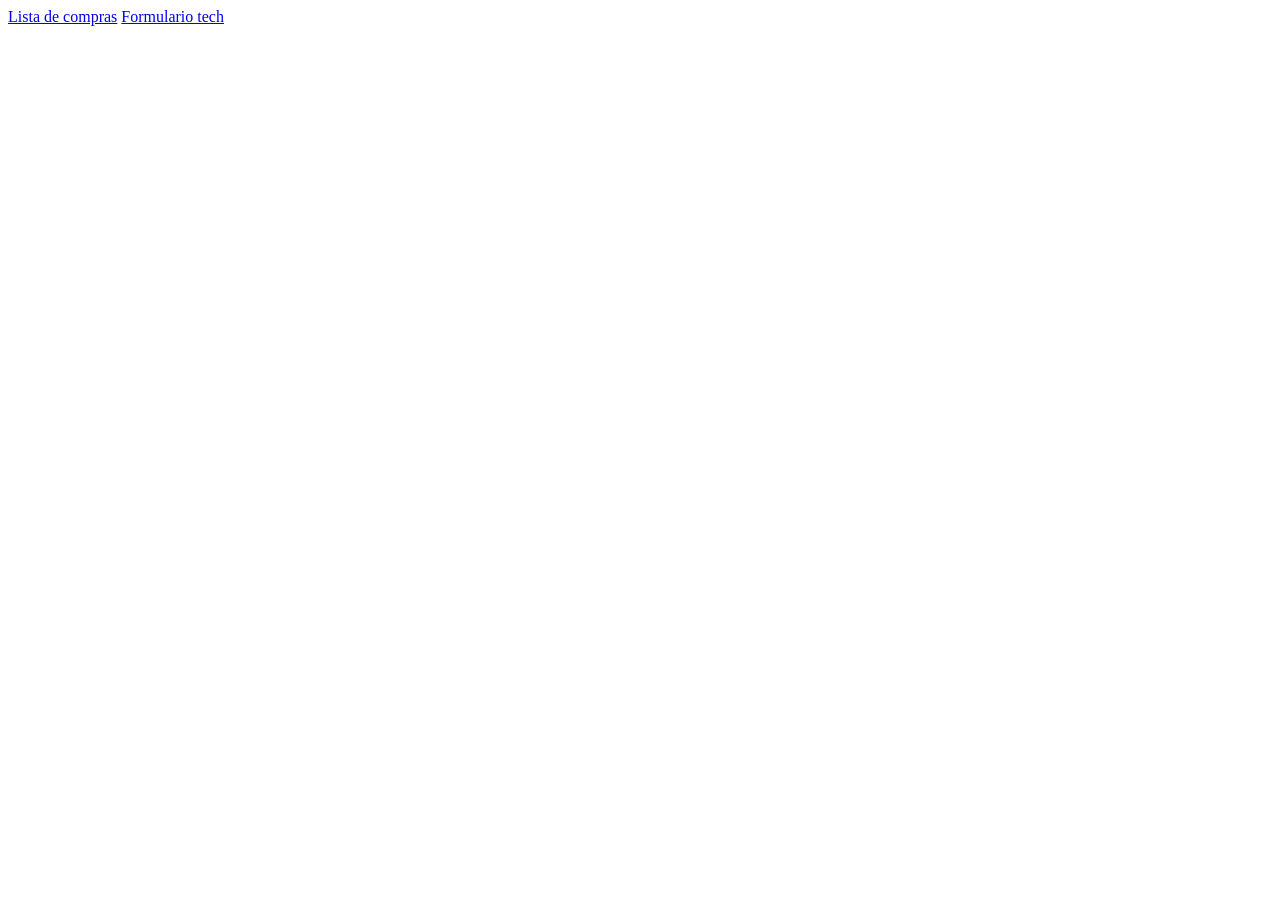
<file: web 2/Desafio/index.html>
<!DOCTYPE html>
<html lang="pt-BR">
<head>
    <meta charset="UTF-8">
    <meta http-equiv="X-UA-Compatible" content="IE=edge">
    <link rel="stylesheet" href="style.css">
    <meta name="viewport" content="width=device-width, initial-scale=1.0">
    <title>Index</title>
</head>
<body>
    <a href="./list.html" target="_blank">Lista de compras</a>
    <a href="./form.html" target="_blank">Formulario tech</a>
</body>
</html>
</file>
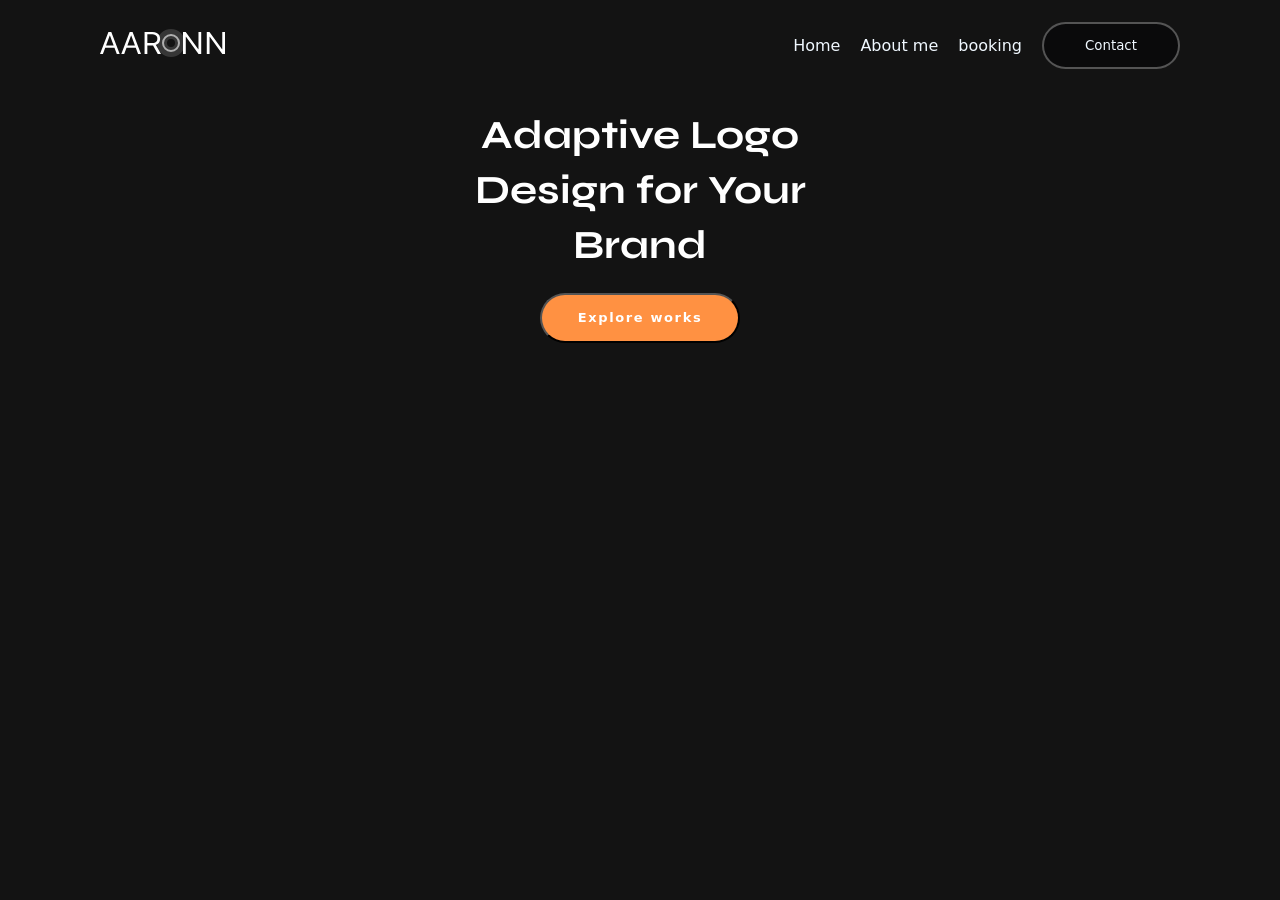
<file: web 2/header/index.html>
<!DOCTYPE html>
<html lang="pt-BR">

<head>
    <meta charset="UTF-8">
    <meta http-equiv="X-UA-Compatible" content="IE=edge">
    <link rel="preconnect" href="https://fonts.googleapis.com">
    <link rel="preconnect" href="https://fonts.gstatic.com" crossorigin>
    <link href="https://fonts.googleapis.com/css2?family=Syne&display=swap" rel="stylesheet">
    <link rel="stylesheet" href="style.css">
    <meta name="viewport" content="width=device-width, initial-scale=1.0">
    <title>Header</title>
</head>

<body>
    <header>
        <a class="logo" href="index.html">
            <img src="/web 2/header/Brand-logo.svg" alt="logo do site">
        </a>
        <nav>
            <ul class="itens">
                <li>Home</li>
                <li>About me</li>
                <li>booking</li>
                <a href="">
                    <button class="btn">Contact</button>
                </a>
            </ul>
        </nav>
    </header>
    <div class="Apresenta">
        <h1 class="Text"> Adaptive Logo Design for Your Brand</h1>
        <button class="btn-ap">Explore works</button>
    </div>
</body>

</html>
</file>
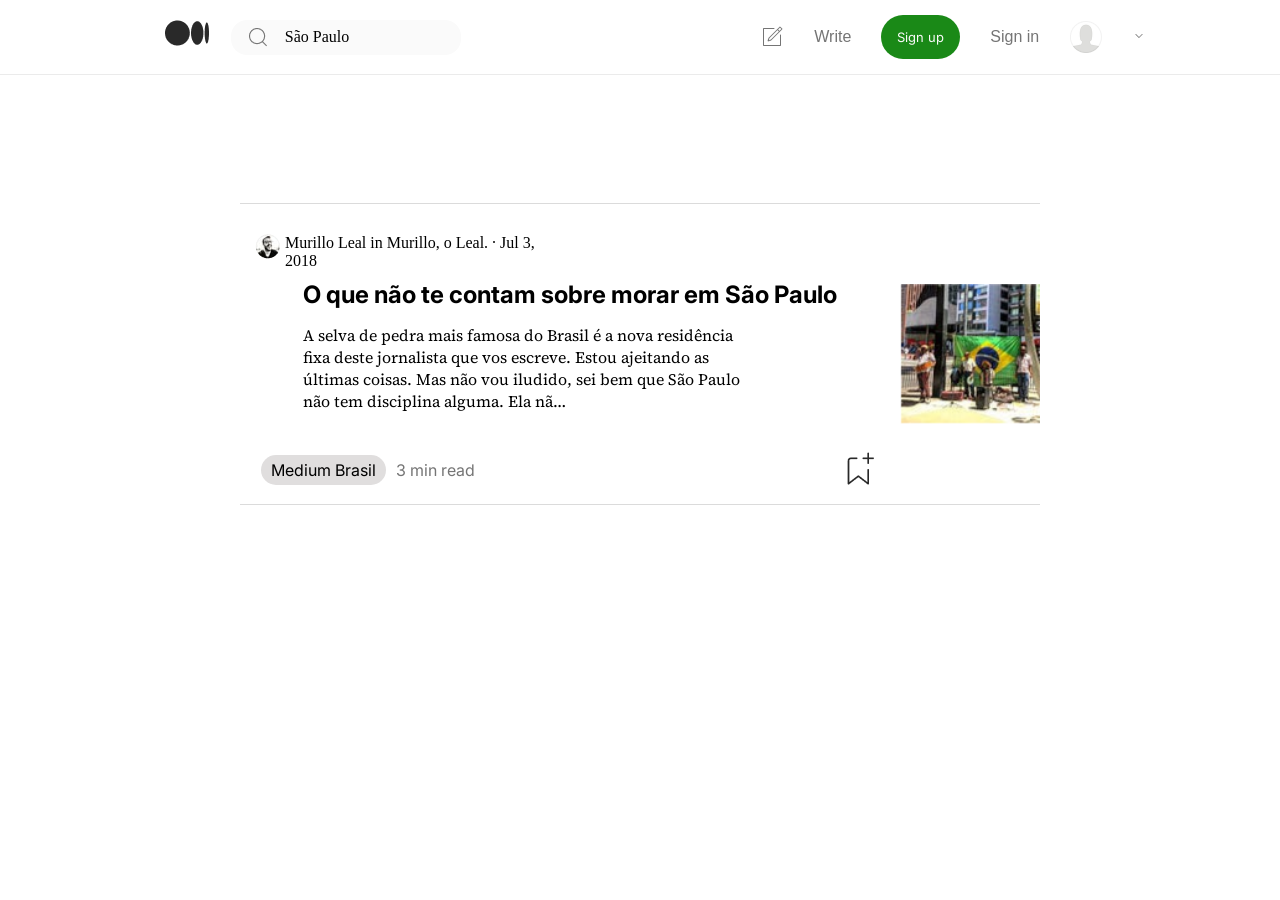
<file: web 2/Noticias/index.html>
<!DOCTYPE html>
<html lang="en">

<head>
    <meta charset="UTF-8">
    <meta http-equiv="X-UA-Compatible" content="IE=edge">
    <meta name="viewport" content="width=device-width, initial-scale=1.0">
    <title>Noticia</title>
    <link rel="stylesheet" href="style.css">
    <link rel="preconnect" href="https://fonts.googleapis.com">
    <link rel="preconnect" href="https://fonts.gstatic.com" crossorigin>
    <link href="https://fonts.googleapis.com/css2?family=Inter:wght@100;200;300;400;500;600;700;800;900&display=swap">
    <link rel="preconnect" href="https://fonts.googleapis.com">
    <link rel="preconnect" href="https://fonts.gstatic.com" crossorigin>
    <link
        href="https://fonts.googleapis.com/css2?family=Inter:wght@100;200;300;400;500;600;700;800;900&family=Source+Serif+4:ital,wght@0,200;0,300;0,400;0,500;0,600;0,700;0,800;0,900;1,200;1,300;1,400;1,500;1,600;1,700;1,800;1,900&display=swap"
        rel="stylesheet">
</head>

<body>
    <header class="header">
        <div class="logo_box">
            <a class="logo" href="./header.html" target="_blank"><img src="./assets/logo.svg.png" alt=""></a>
            <div class="input">
                <img src="./assets/lupa.png" alt="">
                <p class="textInput">São Paulo</p>
            </div>
        </div>
        <nav class="nav">
            <ul class="menu">
                <a class="anotação" href="./header.html" target="_blank"><img src="./assets/lapix.png" alt=""></a>
                <li><a class="menuitem" href="#">Write</a></li>
                <button class="button" href="#">Sign up</button>
                <li><a class="menuitem" href="#">Sign in</a></li>
                <a class="usuario" href="./header.html" target="_blank"><img src="./assets/div.png" alt=""></a>
                <a class="seta" href="./header.html" target="_blank"><img src="./assets/SVG.png" alt=""></a>
            </ul>
        </nav>
    </header>
    <section class="card">
        <div class="content">
            <div class="author"><a href="./section.html" target="_blank"><img src="./assets/usuario.png" alt=""></a>
                Murillo
                Leal
                in Murillo, o Leal. · Jul 3, 2018
            </div>
            <div>
                <h2 class="title">O que não te contam sobre morar em São Paulo</h2>
                <p class="informação">A selva de pedra mais famosa do Brasil é a nova residência fixa deste
                    jornalista que vos escreve. Estou ajeitando as últimas coisas. Mas não
                    vou iludido, sei bem que São Paulo não tem disciplina alguma. Ela nã…
                </p>
            </div>
            <div class="rodapé">
                <ul class="l">
                    <li class="botao"> Medium Brasil </li>
                    <li class="minutos">3 min read</li>
                </ul>
                <img src="./assets/bandeira.png" alt="logo da bandeira">
            </div>
        </div>
        <div class="bandeira">
            <img src="./assets/img.png" alt="imagem da bandeira do Brasil">
        </div>
    </section>


</body>

</html>
</file>
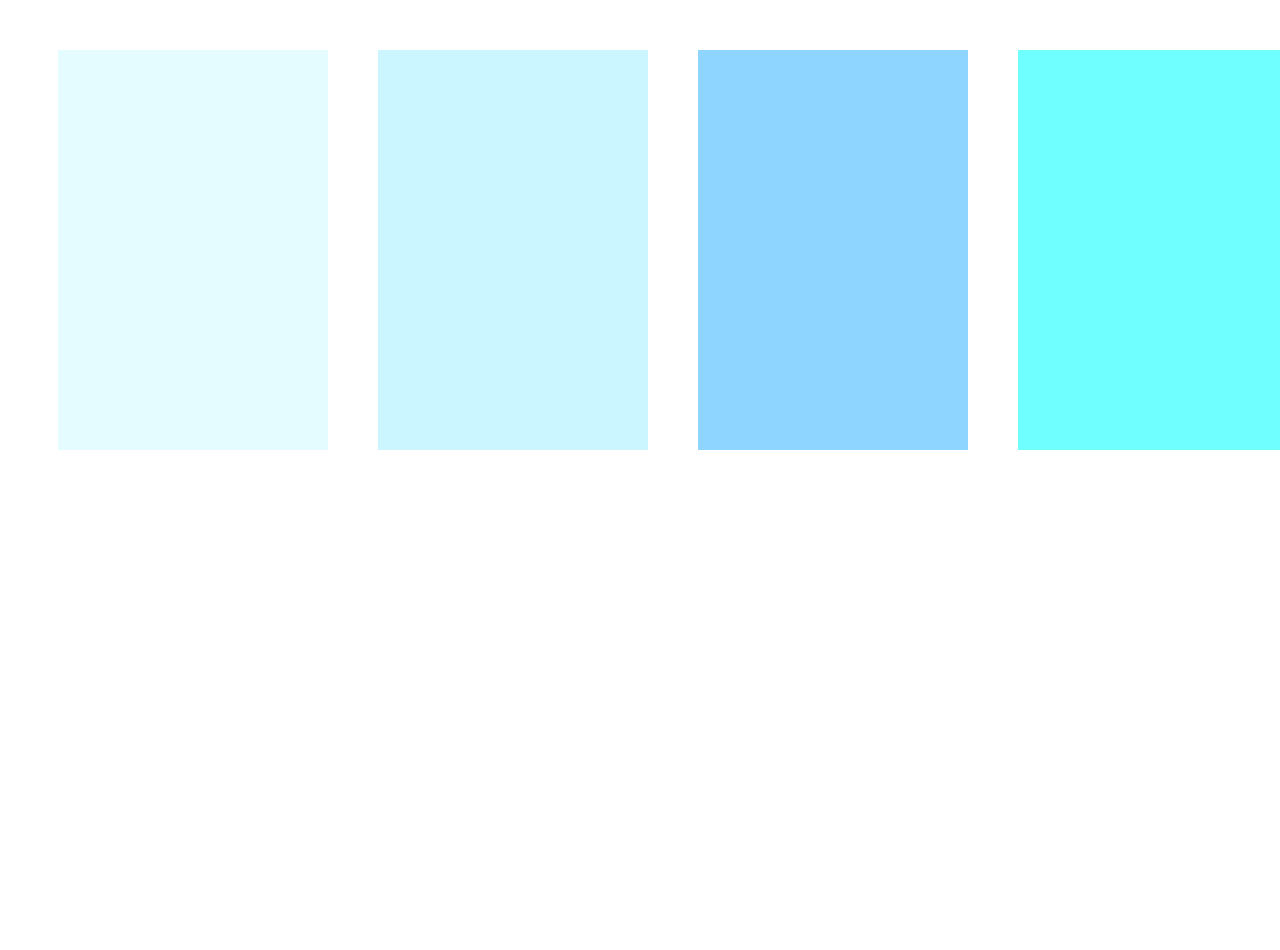
<file: web 2/quadrados/index.html>
<!DOCTYPE html>
<html lang="en">

<head>
    <meta charset="UTF-8">
    <meta http-equiv="X-UA-Compatible" content="IE=edge">
    <link rel="stylesheet" href="style.css">
    <meta name="viewport" content="width=device-width, initial-scale=1.0">
    <title>Quadradod</title>
</head>

<body>
    <div id="pai">
        <div class="cubo1"></div>
        <div class="cubo2"></div>
        <div class="cubo3"></div>
        <div class="cubo4"></div>
    </div>
</body>

</html>
</file>
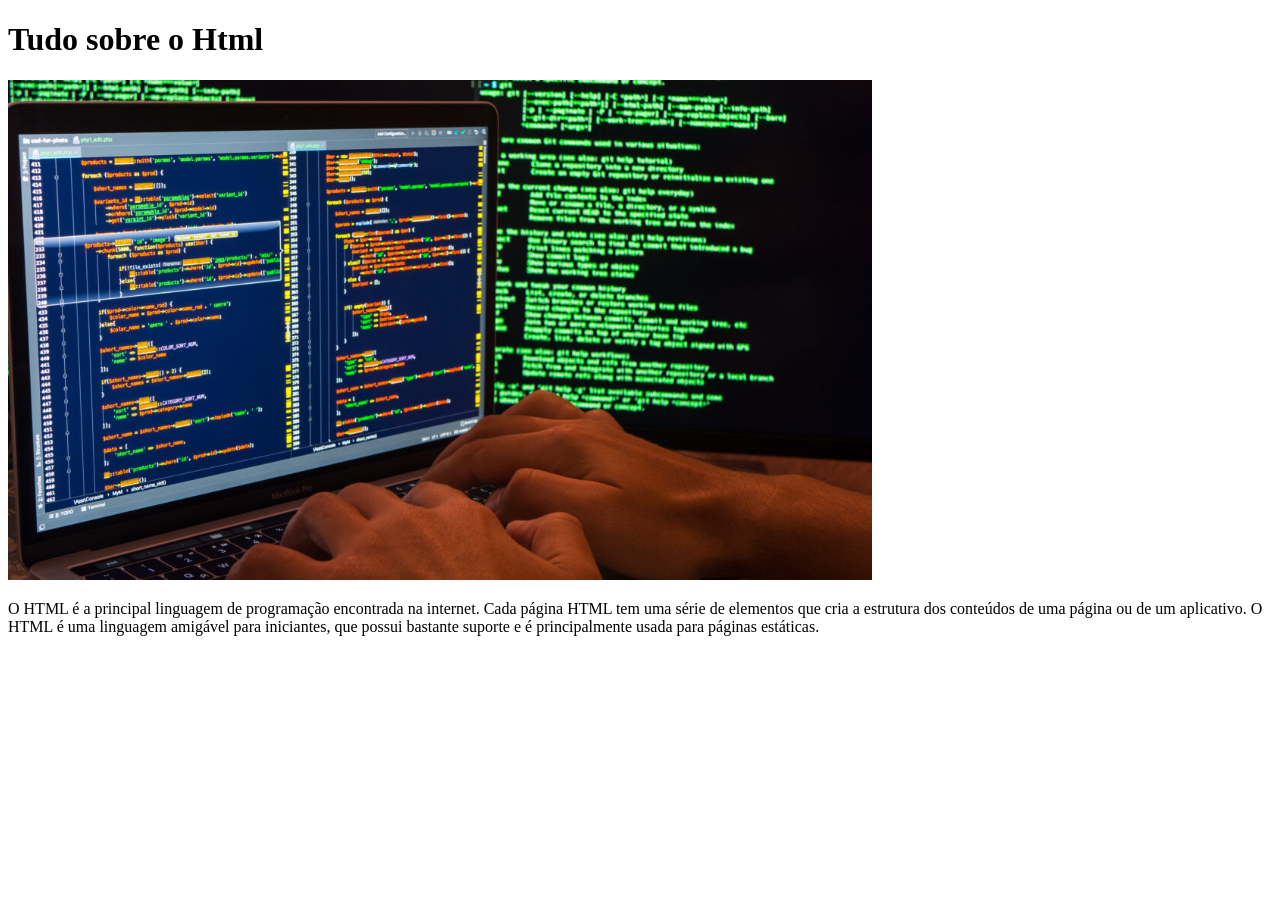
<file: web 2/Desafio/form.html>
<!DOCTYPE html>
<html lang="en">

<head>
    <meta charset="UTF-8">
    <meta http-equiv="X-UA-Compatible" content="IE=edge">
    <link rel="stylesheet" href="style.css">
    <meta name="viewport" content="width=device-width, initial-scale=1.0">
    <title>Formulario</title>
</head>

<body>
    <h1>Tudo sobre o Html</h1>
    <img class="img" src="./Linguagens-de-programacao-1140x660.jpg" alt="Códigos de progamação">
    <p>O HTML é a principal linguagem de programação encontrada na internet. Cada página HTML tem uma série de elementos
        que cria a estrutura dos conteúdos de uma página ou de um aplicativo. O HTML é uma linguagem amigável para
        iniciantes, que possui bastante suporte e é principalmente usada para páginas estáticas.</p>
</body>

</html>
</file>
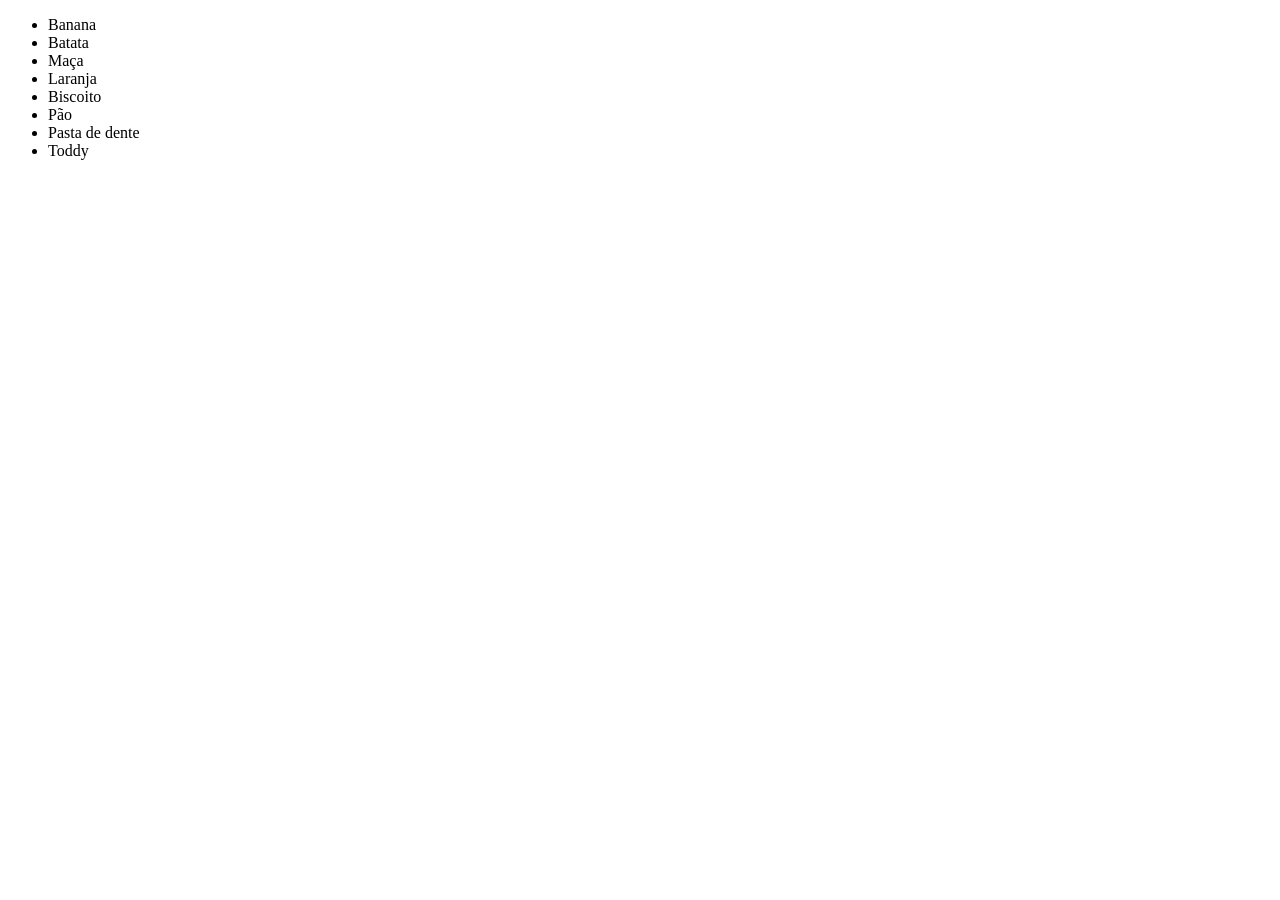
<file: web 2/Desafio/list.html>
<!DOCTYPE html>
<html lang="pt-BR">
<head>
    <meta charset="UTF-8">
    <meta http-equiv="X-UA-Compatible" content="IE=edge">
    <link rel="stylesheet" href="style.css">
    <meta name="viewport" content="width=device-width, initial-scale=1.0">
    <title>Lista</title>
</head>
<body>
    <ul>
        <li>Banana</li>
        <li>Batata</li>
        <li>Maça</li>
        <li>Laranja</li>
        <li>Biscoito</li>
        <li>Pão</li>
        <li>Pasta de dente</li>
        <li>Toddy</li>
    </ul>
</body>
</html>
</file>
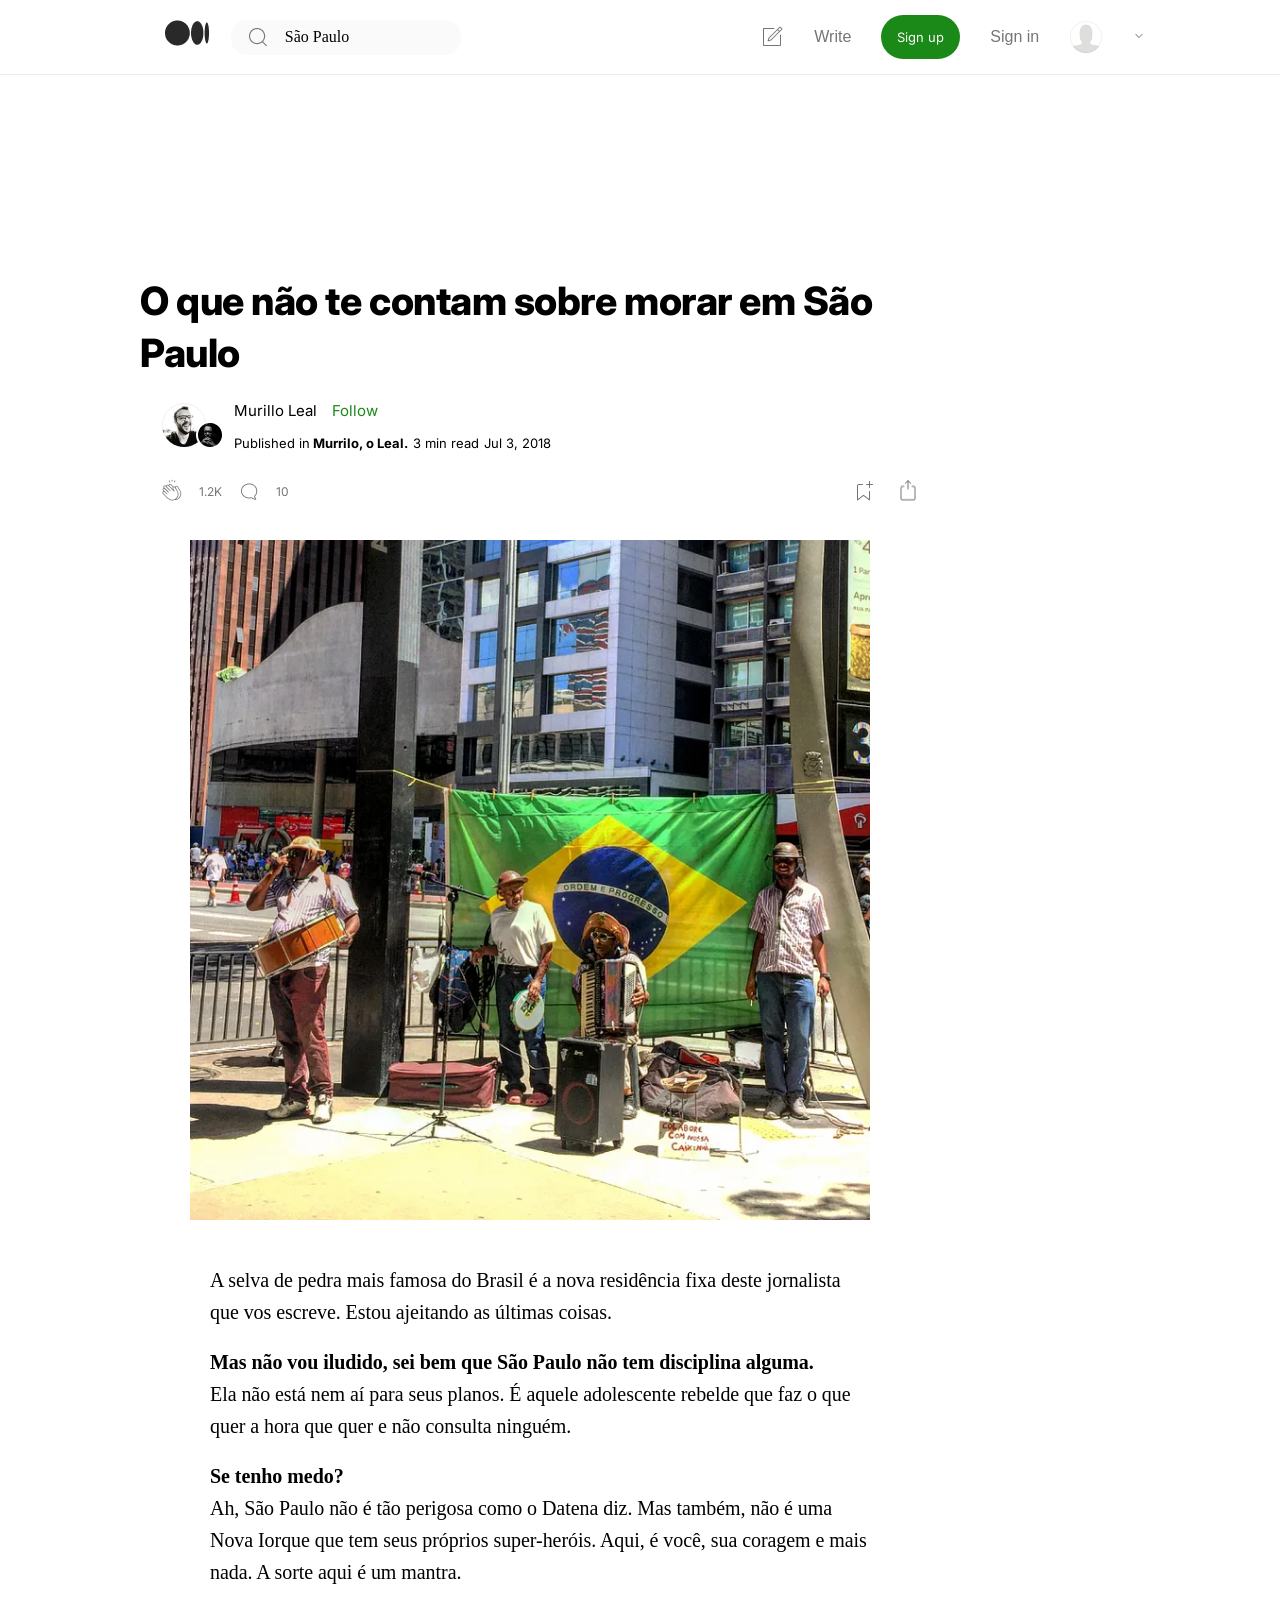
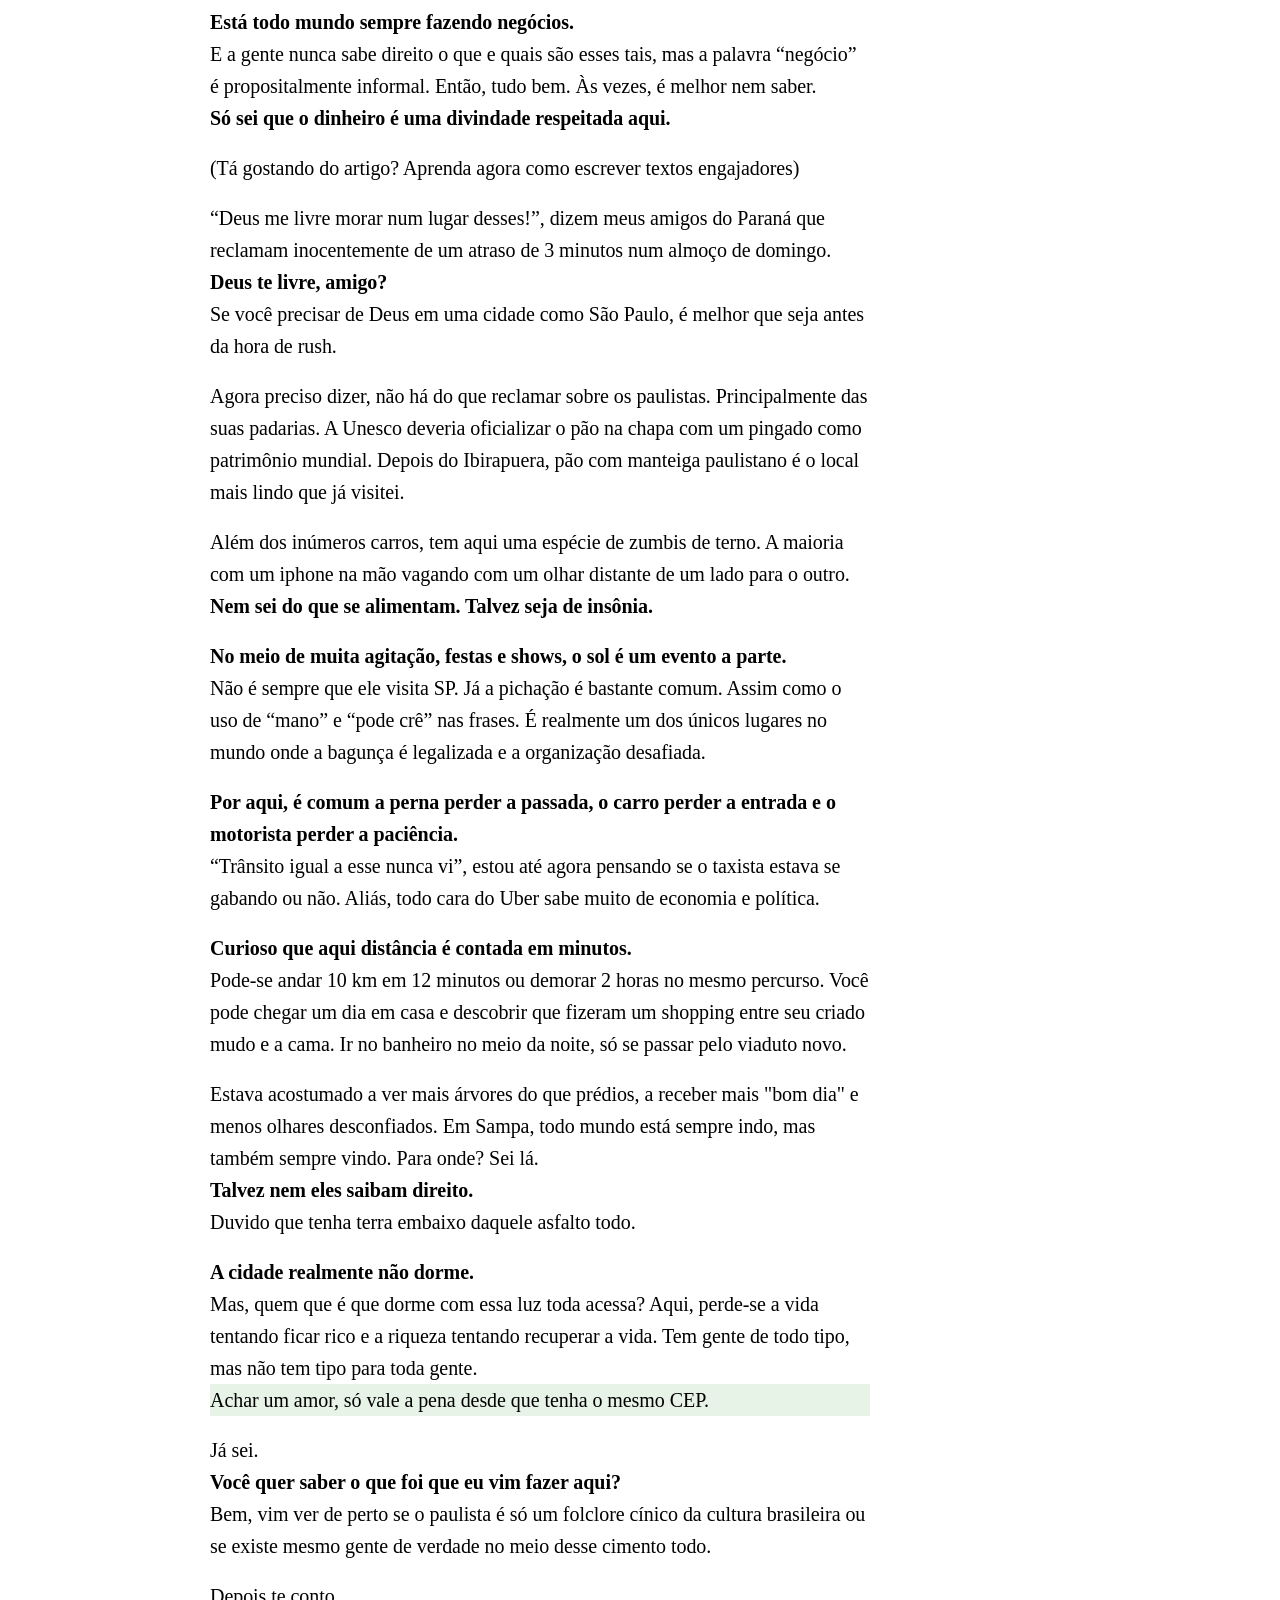
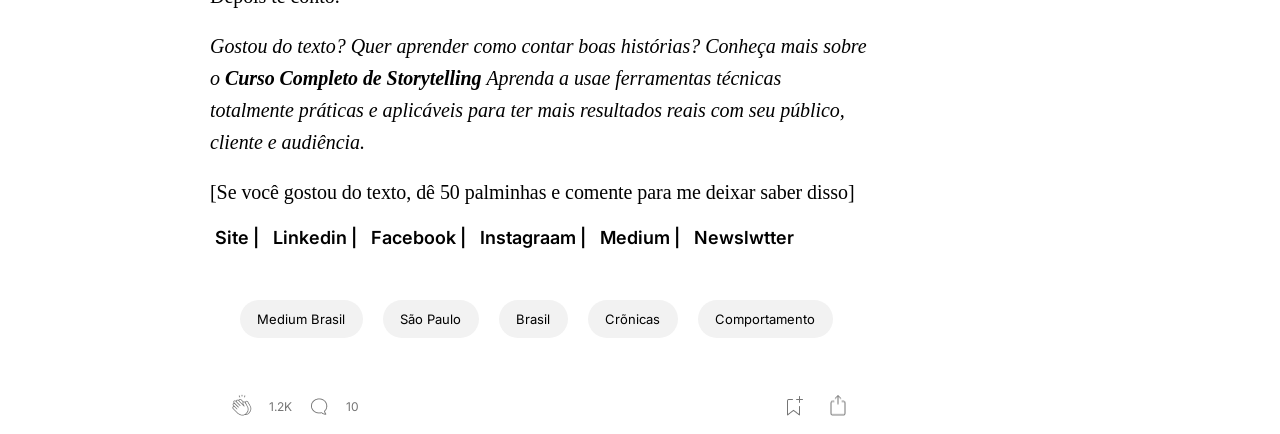
<file: web 2/Noticias/index2.html>
<!DOCTYPE html>
<html lang="pt-BR">

<head>
    <meta charset="UTF-8">
    <meta name="viewport" content="width=device-width, initial-scale=1.0">
    <link rel="stylesheet" href="style.css">
    <link rel="stylesheet" href="style2.css">
    <link rel="preconnect" href="https://fonts.googleapis.com">
    <link rel="preconnect" href="https://fonts.gstatic.com" crossorigin>
    <link href="https://fonts.googleapis.com/css2?family=Inter:wght@100;200;300;400;500;600;700;800;900&display=swap">
    <link rel="preconnect" href="https://fonts.googleapis.com">
    <link rel="preconnect" href="https://fonts.gstatic.com" crossorigin>
    <link
        href="https://fonts.googleapis.com/css2?family=Inter:wght@100;200;300;400;500;600;700;800;900&family=Source+Serif+4:ital,wght@0,200;0,300;0,400;0,500;0,600;0,700;0,800;0,900;1,200;1,300;1,400;1,500;1,600;1,700;1,800;1,900&display=swap"
        rel="stylesheet">
    <title>Noticia Completa</title>
</head>

<body>
    <header class="header">
        <div class="logo_box">
            <a class="logo" href="./index2.html" target="_blank"><img src="./assets/logo.svg.png" alt=""></a>
            <div class="input">
                <img src="./assets/lupa.png" alt="">
                <p class="textInput">São Paulo</p>
            </div>
        </div>
        <nav class="nav">
            <ul class="menu">
                <a class="anotação" href="./index2.html" target="_blank"><img src="./assets/lapix.png" alt=""></a>
                <li><a class="menuitem" href="#">Write</a></li>
                <button class="button" href="#">Sign up</button>
                <li><a class="menuitem" href="#">Sign in</a></li>
                <a class="usuario" href="./index2.html" target="_blank"><img src="./assets/div.png" alt=""></a>
                <a class="seta" href="./index2.html" target="_blank"><img src="./assets/SVG.png" alt=""></a>
            </ul>
        </nav>
    </header>
    <section class="Not">
        <div class="container">
            <div class="Infos">
                <h1 class="h1">O que não te contam sobre morar
                    em São Paulo</h1>
                <div class="user">
                    <img src="./assets/usuario2.png" alt="Foto do usuario">
                    <div class="infos-user">
                        <div class="infos-user-text">
                            <p class="nome-user">Murillo Leal</p>
                            <p class="seguir">Follow</p>
                        </div>
                        <div>
                            <ul class="info-list">
                                <li class="Published">Published in<b> Murrilo, o Leal.</b></li>
                                <li>3 min read</li>
                                <li>Jul 3, 2018</li>
                            </ul>
                        </div>
                    </div>
                </div>
                <div class="interacoes">
                    <div class="interacoes-I">
                        <img src="./assets/maos.png" alt="">
                        <p class="k">1.2K</p>
                        <img src="./assets/mensage.png" alt="">
                        <p class="k">10</p>
                    </div>

                    <div>
                        <ul class="end">
                            <img src="./assets/save.png" alt="">
                            <img src="./assets/up.png" alt="">
                        </ul>
                    </div>
                </div>
                <div class="img-g">
                    <img src="./assets/img-grand.png" alt="">
                </div>

                <div class="not-infos">
                    <p class="P">A selva de pedra mais famosa do Brasil é a nova residência fixa deste
                        jornalista que vos escreve. Estou ajeitando as últimas coisas.
                    </p>
                    <br>
                    <p class="P"><b>Mas não vou iludido, sei bem que São Paulo não tem disciplina alguma. </b>Ela
                        não está nem aí para seus planos. É aquele adolescente rebelde que faz o que
                        quer a hora que quer e não consulta ninguém.
                    </p>
                    <br>
                    <p class="P"><b>Se tenho medo?</b> Ah, São Paulo não é tão perigosa como o Datena diz. Mas
                        também, não é uma Nova Iorque que tem seus próprios super-heróis. Aqui, é
                        você, sua coragem e mais nada. A sorte aqui é um mantra.
                    </p>
                    <br>
                    <p class="P"><b>Está todo mundo sempre fazendo negócios.</b> E a gente nunca sabe direito o
                        que e quais são esses tais, mas a palavra “negócio” é propositalmente
                        informal. Então, tudo bem. Às vezes, é melhor nem saber. <b>Só sei que o dinheiro é uma
                            divindade
                            respeitada aqui.</b>
                    </p>
                    <br>
                    <p class="P">(Tá gostando do artigo? Aprenda agora como escrever textos engajadores)</p>
                    <br>
                    <p class="P">“Deus me livre morar num lugar desses!”, dizem meus amigos do Paraná que
                        reclamam inocentemente de um atraso de 3 minutos num almoço de
                        domingo. <b>Deus te livre, amigo?</b> Se você precisar de Deus em uma cidade
                        como São Paulo, é melhor que seja antes da hora de rush.
                    </p>
                    <br>
                    <p class="P">Agora preciso dizer, não há do que reclamar sobre os paulistas.
                        Principalmente das suas padarias. A Unesco deveria oficializar o pão na
                        chapa com um pingado como patrimônio mundial. Depois do Ibirapuera,
                        pão com manteiga paulistano é o local mais lindo que já visitei.
                    </p>
                    <br>
                    <p class="P">
                        Além dos inúmeros carros, tem aqui uma espécie de zumbis de terno. A
                        maioria com um iphone na mão vagando com um olhar distante de um lado
                        para o outro.<b>Nem sei do que se alimentam. Talvez seja de insônia.</b>
                    </p>
                    <br>
                    <p class="P">
                        <b>No meio de muita agitação, festas e shows, o sol é um evento a parte.</b> Não é
                        sempre que ele visita SP. Já a pichação é bastante comum. Assim como o uso
                        de “mano” e “pode crê” nas frases. É realmente um dos únicos lugares no
                        mundo onde a bagunça é legalizada e a organização desafiada.
                    </p>
                    <br>
                    <p class="P"><b>Por aqui, é comum a perna perder a passada, o carro perder a entrada e o
                            motorista perder a paciência.</b>
                        “Trânsito igual a esse nunca vi”, estou até agora
                        pensando se o taxista estava se gabando ou não. Aliás, todo cara do Uber
                        sabe muito de economia e política.
                    </p>
                    <br>
                    <p class="P"><b>Curioso que aqui distância é contada em minutos.</b> Pode-se andar 10 km em
                        12 minutos ou demorar 2 horas no mesmo percurso. Você pode chegar um
                        dia em casa e descobrir que fizeram um shopping entre seu criado mudo e a
                        cama. Ir no banheiro no meio da noite, só se passar pelo viaduto novo.</p>
                    <br>
                    <p class="P">
                        Estava acostumado a ver mais árvores do que prédios, a receber mais "bom dia" e menos olhares
                        desconfiados. Em Sampa, todo mundo está sempre indo, mas também sempre vindo. Para onde? Sei lá.
                        <b>Talvez nem eles saibam direito.</b>Duvido que tenha terra embaixo daquele asfalto todo.
                    </p>
                    <br>
                    <p class="P"><b>A cidade realmente não dorme.</b> Mas, quem que é que dorme com essa luz
                        toda acessa? Aqui, perde-se a vida tentando ficar rico e a riqueza tentando
                        recuperar a vida. Tem gente de todo tipo, mas não tem tipo para toda gente.
                    </p>
                    <p class="p-qua">Achar um amor, só vale a pena desde que tenha o mesmo CEP.</p>
                    <br>
                    <p class="P">Já sei. <b>Você quer saber o que foi que eu vim fazer aqui?</b> Bem, vim ver de
                        perto se o paulista é só um folclore cínico da cultura brasileira ou se existe
                        mesmo gente de verdade no meio desse cimento todo.
                    </p>
                    <br>
                    <p class="P">Depois te conto.</p>
                    <br>
                    <p class="P"><i>Gostou do texto? Quer aprender como contar boas histórias? Conheça mais sobre o <b>Curso
                                Completo de Storytelling </b>Aprenda a usae ferramentas técnicas totalmente práticas e
                            aplicáveis para ter mais resultados reais com seu público, cliente e audiência.</i>
                    </p>
                    <br>
                    <p class="P">[Se você gostou do texto, dê 50 palminhas e comente para me deixar saber disso]</p>
                    <br>
                    <ul>
                        <l1 class="list-infos">Site |</l1>
                        <l1 class="list-infos">Linkedin |</l1>
                        <l1 class="list-infos">Facebook |</l1>
                        <l1 class="list-infos">Instagraam |</l1>
                        <l1 class="list-infos">Medium |</l1>
                        <l1 class="list-infos">Newslwtter</l1>
                    </ul>
                    <ul class="infos-not">
                        <a class="info-N">Medium Brasil</a>
                        <a class="info-N">São Paulo</a>
                        <a class="info-N">Brasil</a>
                        <a class="info-N">Crõnicas</a>
                        <a class="info-N">Comportamento</a>
                    </ul>
                    <div class="interacoes">
                        <div class="interacoes-I">
                            <img src="./assets/maos.png" alt="">
                            <p class="k">1.2K</p>
                            <img src="./assets/mensage.png" alt="">
                            <p class="k">10</p>
                        </div>
    
                        <div>
                            <ul class="end">
                                <img src="./assets/save.png" alt="">
                                <img src="./assets/up.png" alt="">
                            </ul>
                        </div>
                    </div>
                </div>
            </div>
        </div>
    </section>
</body>

</html>
</file>
<file: web 2/Desafio/style.css>
.img{
    height: 500px;
}
</file>
<file: web 2/header/style.css>
* {
    margin: 0;
    padding: 0;
}

.itens {
    list-style: none;
    display: flex;
    gap: 20px;
    color: aliceblue;
    align-items: center;
    font-family: system-ui, -apple-system, BlinkMacSystemFont, 'Segoe UI', Roboto, Oxygen, Ubuntu, Cantarell, 'Open Sans', 'Helvetica Neue', sans-serif
}

header {
    display: flex;
    justify-content: space-between;
    align-items: center;
    height: 10vh;
    padding: 0 100px;
}

.btn {
    font-family: system-ui, -apple-system, BlinkMacSystemFont, 'Segoe UI', Roboto, Oxygen, Ubuntu, Cantarell, 'Open Sans', 'Helvetica Neue', sans-serif;
    border: 2px solid rgba(255, 255, 255, 0.3);
    border-radius: 30px;
    width: 138px;
    height: 47px;
    background: rgba(3, 3, 4, 0.5);
    color: aliceblue;
    cursor: pointer;
}

body {
    background-color: #131313;
}

.Apresenta {
    display: flex;
    flex-direction: column;
    align-items: center;
    justify-content: center;
    width: 100vw;
    height: 30vh;
    gap: 20px;
}

.btn-ap {
    background: #FF9142;
    border-radius: 32.5px;
    height: 50px;
    width: 200px;
    cursor: pointer;
    font-family: system-ui, -apple-system, BlinkMacSystemFont, 'Segoe UI', Roboto, Oxygen, Ubuntu, Cantarell, 'Open Sans', 'Helvetica Neue', sans-serif;
    font-size: 13px;
    font-weight: 700;
    line-height: 15px;
    letter-spacing: 1.625px;
    text-align: center;
    color: #FFFFFF;
}

.Text {
    font-family: 'Syne', sans-serif;
    font-weight: 150;
    font-weight: 700;
    font-size: 40px;
    line-height: 90px;
    text-align: center;
    color: #FFFFFF;
    width: 400px;
    line-height: 55px;
}
</file>
<file: web 2/Noticias/style.css>
body {
    background-color: rgb(255, 255, 255);
    box-sizing: border-box;
}
* {
    padding: 0;
    margin: 0;
}
.header {
    display: flex;
    align-items: center;
    justify-content: space-around;
    padding: 15px 15px;
    width: 100%;
    border-bottom: 1px solid #EBEBEB;
}
.menu {
    display: flex;
    gap: 30px;
    list-style: none;
    align-items: center;
}
.menuitem {
    color: #757575;
    font-family: 'Rubik', sans-serif;
    text-decoration: none;
}
.nav {
    display: flex;
    align-items: center;
    gap: 40px;
}
.usuario {
    display: flex;
    justify-content: end;
}
input {
    border: none;
    background-color: #fafafa;
    border-radius: 15px;
    height: 32px;
    position: relative;
    padding-left: 50px;
}
.lupa {
    color: gray;
    position: absolute;
    top: 28px;
    left: 390px;
    width: 6px;
}
.logo_box {
    display: flex;
    align-items: flex-start;
    gap: 22px;
}
.button {
    align-items: center;
    padding: 14px 16px;
    border: 1px;
    background-color: #1A8917;
    color: #fafafa;
    font-family: 'inter', sans-serif;
    text-decoration: none;
    border-radius: 23px;
    font-weight: 400;
    font-size: 13px;
    cursor: pointer;
}
.anotação {
    display: flex;
    align-items: center;

}
.content {
    display: flex;
    align-items: center;
    flex-direction: column;
    justify-content: space-around;
    padding: 15px 15px;
    width: 100%;
}
.card {
    background: white;
    width: 100%;
    max-width: 800px;
    height: 300px;
    display: flex;
    justify-content: flex-start;
    align-items: flex-start;
    margin: 10% auto;
    border-top: 1px solid #dbdbdb;
    border-bottom: 1px solid #dbdbdb;
}
.author {
    display: flex;
    justify-content: flex-start;
    padding-right: 335px;
    padding-top: 15px;
    gap: 5px;

}
.title {
    display: flex;
    justify-content: flex-start;
    padding-top: 10px;
    font-family: 'Inter', sans-serif;
}
.bandeira {
    display: flex;
    justify-content: center;
    padding: 60px 0;
    width: 140px;
    height: 140px;
    align-self: center;
}
.informação {
    display: flex;
    justify-content: flex-start;
    padding-top: 15px;
    height: 125px;
    width: 450px;
    font-family: 'Source Serif 4', serif;
}
.rodapé {
    display: flex;
    align-items: center;
    justify-content: space-between;
    width: 98%;
}
.botao {
    display: flex;
    border: none;
    background-color: #e0dede;
    border-radius: 15px;
    padding: 5px 10px;
}
.l {
    list-style: none;
    display: flex;
    align-items: center;
    gap: 10px;
    font-family: 'Inter', sans-serif;
}
.minutos {
    color: #757575;

    font-size: 16px;
    font-weight: 400;
    line-height: 20px;
    letter-spacing: 0em;
    text-align: left;
}
.input{
    width: 200px;
    height: 35px;
    background-color: #FAFAFA;
    border-radius: 16px;
    display: flex;
    gap: 15px;
    align-items: center;
    padding: 0 15px;
}
</file>
<file: web 2/quadrados/style.css>
div {
    width: 400px;
    height: 400px;
    margin: 25px;
}

.cubo1 {
    background-color: rgb(228, 252, 255);
}

.cubo2 {
    background-color: rgb(203, 245, 255);
}

.cubo3 {
    background-color: rgb(142, 213, 255);
}

.cubo4 {
    background-color: rgb(112, 255, 255);
}

#pai {
    display: flex;
    justify-content: space-between;
    height: 100vh;
    width: 100vw;

}
</file>
<file: web 2/Noticias/style2.css>
.not {
    display: flex;
    justify-content: center;
    align-items: center;
}

.Infos {
    align-self: center;
    max-width: 800px;
    width: 800px;
    max-height: 1440px;
    height: 900px;
    padding: 50px 50px;
    justify-content: center;
}

.container {
    width: 100%;
    max-width: 1100px;
    margin: 150px auto;
}

.user {
    padding: 20px;
    display: flex;
    gap: 10px;
    align-items: center;
}

.infos-user {
    display: flex;
    flex-direction: column;
}

.infos-user-text {
    display: flex;
    gap: 15px;
}

.h1 {
    font-family: Inter;
    font-size: 39px;
    font-weight: 800;
    line-height: 52px;
    letter-spacing: -0.4620000123977661px;
    text-align: left;
}

.nome-user {
    font-family: Inter;
    font-size: 15px;
    font-weight: 400;
    line-height: 24px;
    letter-spacing: 0em;
    text-align: left;
}

.seguir {
    color: #1A8917;
    font-family: Inter;
    font-size: 15px;
    font-weight: 400;
    line-height: 24px;
    letter-spacing: 0em;
    text-align: left;
}

.infos-user {
    display: flex;
    gap: 10px;
}

.info-list {
    list-style: none;
    display: flex;
    font-family: Inter;
    font-size: 13px;
    font-weight: 400;
    line-height: 20px;
    letter-spacing: 0em;
    text-align: left;
    gap: 5px;
}

.nome {
    font-family: Inter;
    font-size: 13px;
    font-weight: 400;
    line-height: 20px;
    letter-spacing: 0em;
    text-align: left;
}

.interacoes {
    display: flex;
    gap: 5px;
    align-items: center;
    justify-content: space-between;
    padding: 5px 20px;
}

.interacoes-I {
    display: flex;
    align-items: center;
    gap: 15px;
}

.k {
    color: #757575;
    font-family: Inter;
    font-size: 12px;
    font-weight: 400;
    line-height: 15px;
    letter-spacing: 0em;
    text-align: left;
}

.end {
    display: flex;
    gap: 20px;
}

.img-g {
    padding: 30px 50px;
}

.not-infos {
    display: flex;
    flex-direction: column;
    padding: 10px 70px;
}

.P {
    display: flex;
    flex-direction: column;
    font-family: Source Serif Pro;
    font-size: 20px;
    font-weight: 400;
    line-height: 32px;
    letter-spacing: -0.05999999865889549px;
    text-align: left;
}

.p-qua {
    background-color: #E8F3E8;
    font-family: Source Serif Pro;
    font-size: 20px;
    font-weight: 400;
    line-height: 32px;
    letter-spacing: -0.05999999865889549px;
    text-align: left;
}

.list-infos {
    font-family: Inter;
    font-size: 18px;
    font-weight: 600;
    line-height: 24px;
    letter-spacing: 0em;
    text-align: left;
    padding: 5px;
}

.infos-not {
    list-style: none;
    display: flex;
    gap: 20px;
    padding: 50px 30px;
    align-items: center;
}

.info-N{
    top: 8px;
    padding: 9px 18.019996643066406px 9px 17px;
    border-radius: 100px;
    border: 1px;
    background: #F2F2F2;
    font-family: Inter;
    font-size: 13px;
    font-weight: 400;
    line-height: 20px;
}
</file>
